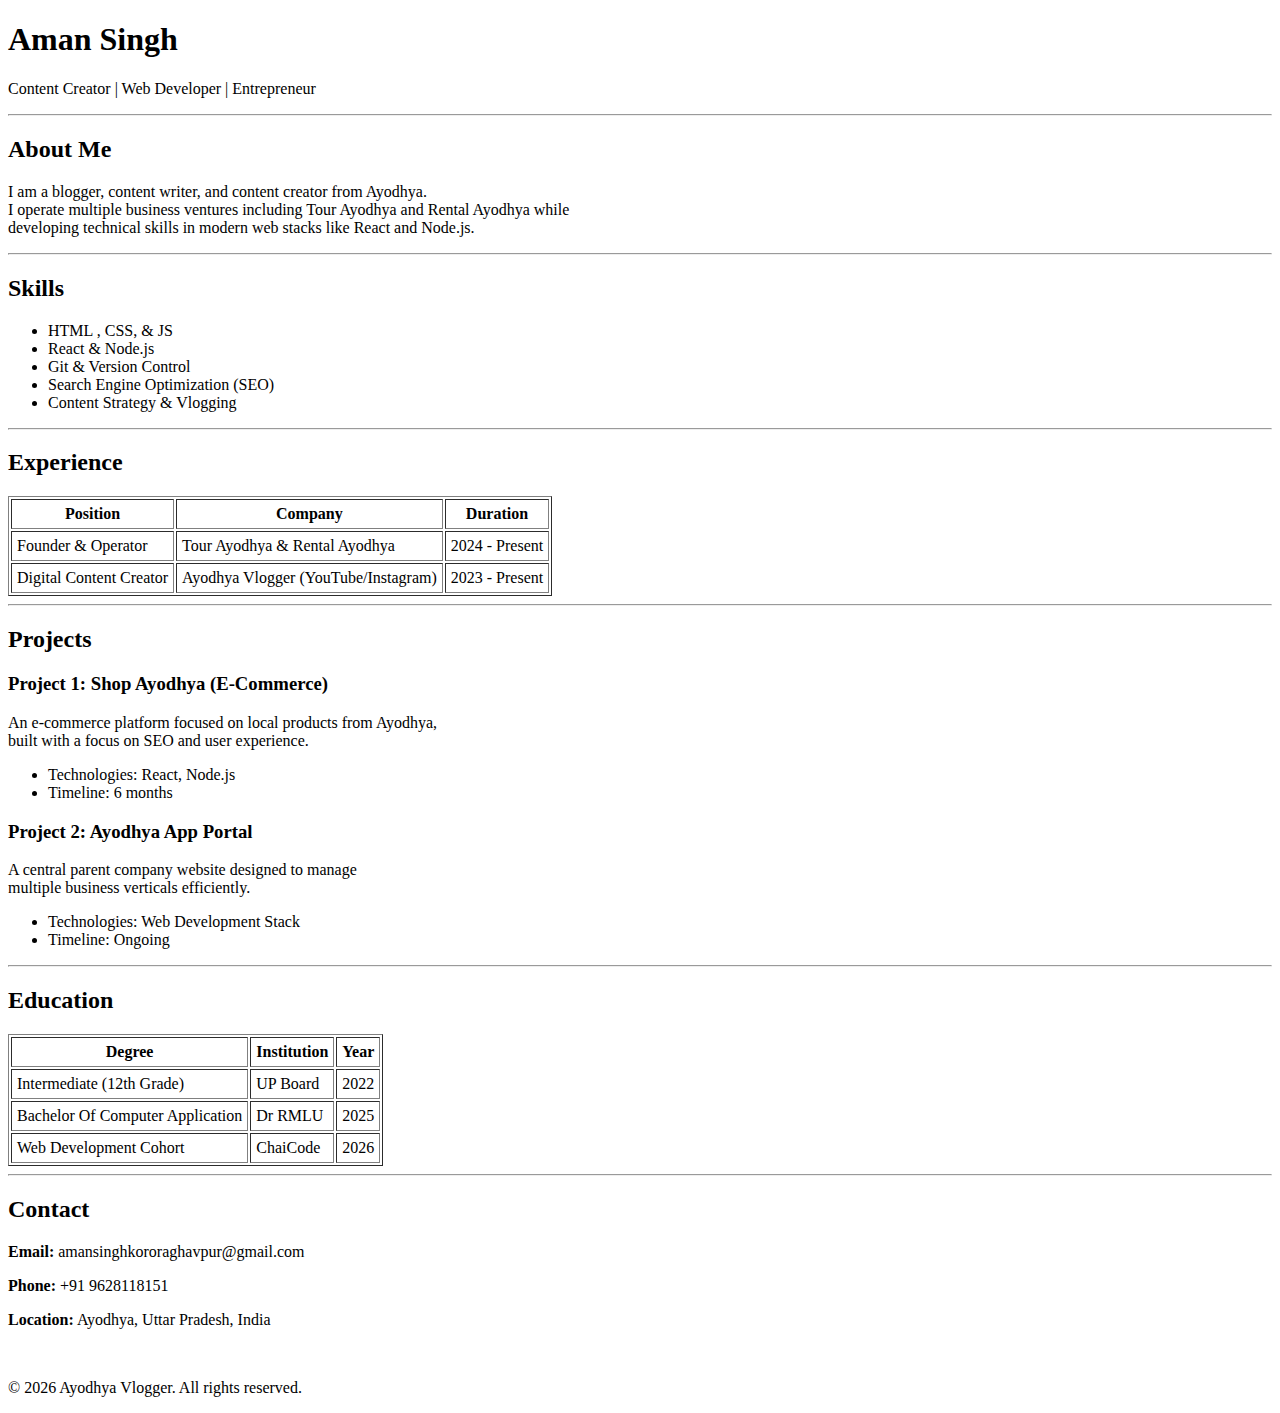
<file: assignments/HTML-Resume/index.html>
<!DOCTYPE html>
<html lang="en">
<head>
    <meta charset="UTF-8">
    <title>HTML Resume Assignment</title>
</head>
<body>

    <h1>Aman Singh</h1>
    <p>Content Creator | Web Developer | Entrepreneur</p>

    <hr>

    <h2>About Me</h2>
    <p>
        I am a blogger, content writer, and content creator from Ayodhya. <br>
        I operate multiple business ventures including Tour Ayodhya and Rental Ayodhya while <br>
        developing technical skills in modern web stacks like React and Node.js.
    </p>

    <hr>

    <h2>Skills</h2>
    <ul>
        <li>HTML , CSS, & JS</li>
        <li>React & Node.js</li>
        <li>Git & Version Control</li>
        <li>Search Engine Optimization (SEO)</li>
        <li>Content Strategy & Vlogging</li>
    </ul>

    <hr>

    <h2>Experience</h2>
    <table border="1" cellpadding="5">
        <thead>
            <tr>
                <th>Position</th>
                <th>Company</th>
                <th>Duration</th>
            </tr>
        </thead>
        <tbody>
            <tr>
                <td>Founder & Operator</td>
                <td>Tour Ayodhya & Rental Ayodhya</td>
                <td>2024 - Present</td>
            </tr>
            <tr>
                <td>Digital Content Creator</td>
                <td>Ayodhya Vlogger (YouTube/Instagram)</td>
                <td>2023 - Present</td>
            </tr>
        </tbody>
    </table>

    <hr>

    <h2>Projects</h2>
    
    <h3>Project 1: Shop Ayodhya (E-Commerce)</h3>
    <p>An e-commerce platform focused on local products from Ayodhya, <br> built with a focus on SEO and user experience.</p>
    <ul>
        <li>Technologies: React, Node.js</li>
        <li>Timeline: 6 months</li>
    </ul>

    <h3>Project 2: Ayodhya App Portal</h3>
    <p>A central parent company website designed to manage <br> multiple business verticals efficiently.</p>
    <ul>
        <li>Technologies: Web Development Stack</li>
        <li>Timeline: Ongoing</li>
    </ul>

    <hr>

    <h2>Education</h2>
    <table border="1" cellpadding="5">
        <thead>
            <tr>
                <th>Degree</th>
                <th>Institution</th>
                <th>Year</th>
            </tr>
        </thead>
        <tbody>
            <tr>
                <td>Intermediate (12th Grade)</td>
                <td>UP Board</td>
                <td>2022</td>
            </tr>
            <tr>
                <td>Bachelor Of Computer Application</td>
                <td>Dr RMLU</td>
                <td>2025</td>
            </tr>
            <tr>
                <td>Web Development Cohort</td>
                <td>ChaiCode</td>
                <td>2026</td>
            </tr>
        </tbody>
    </table>

    <hr>

    <h2>Contact</h2>
    <p><strong>Email:</strong> amansinghkororaghavpur@gmail.com</p>
    <p><strong>Phone:</strong> +91 9628118151</p>
    <p><strong>Location:</strong> Ayodhya, Uttar Pradesh, India</p>

    <br>
    <p>&copy; 2026 Ayodhya Vlogger. All rights reserved.</p>

</body>
</html>
</file>
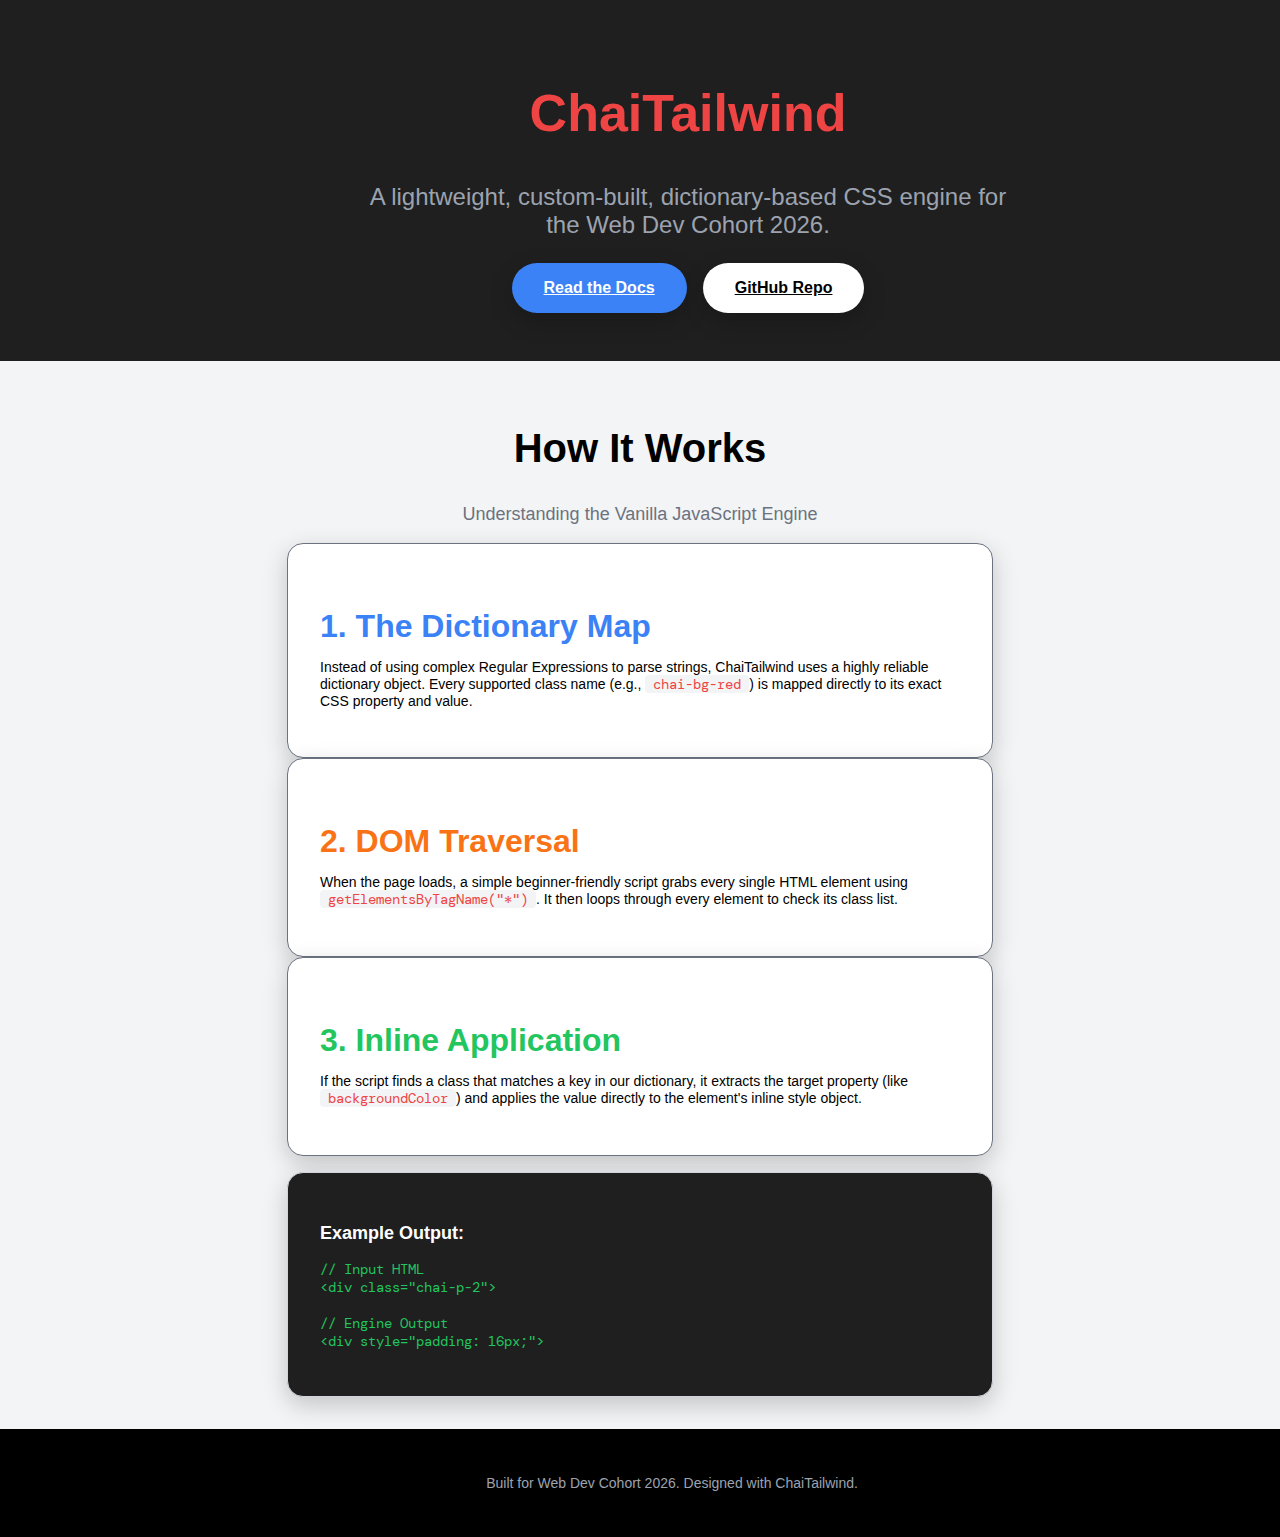
<file: projects/Chai-Tailwind/index.html>
<!DOCTYPE html>
<html lang="en">
<head>
    <meta charset="UTF-8">
    <meta name="viewport" content="width=device-width, initial-scale=1.0">
    <title>ChaiTailwind</title>
    <link href="https://fonts.googleapis.com/css2?family=Poppins:wght@300;400;600;800&family=Syne:wght@400;700&family=DM+Mono&display=swap" rel="stylesheet">
</head>
<body class="chai-bg-lightgray chai-font-sans chai-m-0 chai-p-0 chai-w-full chai-overflow-auto">

    <div class="chai-w-full chai-min-h-screen chai-flex chai-flex-col chai-justify-center chai-items-center chai-bg-darkgray chai-color-red chai-text-center chai-p-6">
        <h1 class="chai-text-3xl chai-font-poppins chai-font-extrabold chai-mb-2 chai-tracking-wide">
            ChaiTailwind
        </h1>
        <p class="chai-text-lg chai-font-light chai-color-muted chai-mb-4 chai-w-half">
            A lightweight, custom-built, dictionary-based CSS engine for the Web Dev Cohort 2026.
        </p>
        <div class="chai-flex chai-gap-2">
            <a href="./README.md" class="chai-bg-blue chai-color-white chai-px-4 chai-py-2 chai-rounded-full chai-font-semibold chai-no-underline chai-shadow-lg chai-cursor-pointer">
                Read the Docs
            </a>
            <a href="https://github.com/maiamansingh/Web-Dev-Cohort-2026/tree/main/projects/Chai-Tailwind" target="_blank" class="chai-bg-white chai-color-black chai-px-4 chai-py-2 chai-rounded-full chai-font-semibold chai-no-underline chai-shadow-lg chai-cursor-pointer">
                GitHub Repo
            </a>
        </div>
    </div>

    <div id="docs" class="chai-w-full chai-flex chai-flex-col chai-items-center chai-py-4 chai-bg-lightgray">
        
        <div class="chai-text-center chai-mb-4">
            <h2 class="chai-text-2xl chai-font-syne chai-font-bold chai-color-black">How It Works</h2>
            <p class="chai-text-md chai-color-gray chai-mt-1">Understanding the Vanilla JavaScript Engine</p>
        </div>

        <div class="chai-bg-white chai-p-4 chai-rounded-lg chai-shadow-lg chai-w-half chai-mb-4 chai-border chai-border-gray">
            <h3 class="chai-text-xl chai-font-poppins chai-font-semibold chai-color-blue chai-mb-1">1. The Dictionary Map</h3>
            <p class="chai-text-sm chai-font-normal chai-color-darkgray chai-leading-normal chai-mb-2">
                Instead of using complex Regular Expressions to parse strings, ChaiTailwind uses a highly reliable dictionary object. Every supported class name (e.g., <span class="chai-font-mono chai-bg-lightgray chai-color-red chai-px-1 chai-rounded-sm">chai-bg-red</span>) is mapped directly to its exact CSS property and value.
            </p>
        </div>

        <div class="chai-bg-white chai-p-4 chai-rounded-lg chai-shadow-lg chai-w-half chai-mb-4 chai-border chai-border-gray">
            <h3 class="chai-text-xl chai-font-poppins chai-font-semibold chai-color-orange chai-mb-1">2. DOM Traversal</h3>
            <p class="chai-text-sm chai-font-normal chai-color-darkgray chai-leading-normal chai-mb-2">
                When the page loads, a simple beginner-friendly script grabs every single HTML element using <span class="chai-font-mono chai-bg-lightgray chai-color-red chai-px-1 chai-rounded-sm">getElementsByTagName("*")</span>. It then loops through every element to check its class list.
            </p>
        </div>

        <div class="chai-bg-white chai-p-4 chai-rounded-lg chai-shadow-lg chai-w-half chai-mb-4 chai-border chai-border-gray">
            <h3 class="chai-text-xl chai-font-poppins chai-font-semibold chai-color-green chai-mb-1">3. Inline Application</h3>
            <p class="chai-text-sm chai-font-normal chai-color-darkgray chai-leading-normal chai-mb-2">
                If the script finds a class that matches a key in our dictionary, it extracts the target property (like <span class="chai-font-mono chai-bg-lightgray chai-color-red chai-px-1 chai-rounded-sm">backgroundColor</span>) and applies the value directly to the element's inline style object.
            </p>
        </div>

        <div class="chai-bg-darkgray chai-p-4 chai-rounded-lg chai-shadow-lg chai-w-half chai-border chai-border-black chai-mt-2">
            <h3 class="chai-text-md chai-font-poppins chai-font-semibold chai-color-white chai-mb-2">Example Output:</h3>
            <p class="chai-font-mono chai-text-sm chai-color-green chai-leading-loose">
                // Input HTML<br>
                &lt;div class="chai-p-2"&gt;<br><br>
                // Engine Output<br>
                &lt;div style="padding: 16px;"&gt;
            </p>
        </div>

    </div>

    <div class="chai-w-full chai-bg-black chai-color-white chai-p-4 chai-text-center chai-flex chai-flex-col chai-items-center">
        <p class="chai-text-sm chai-font-light chai-color-muted">
            Built for Web Dev Cohort 2026. Designed with ChaiTailwind.
        </p>
    </div>

    <script src="chai.js"></script>
</body>
</html>
</file>
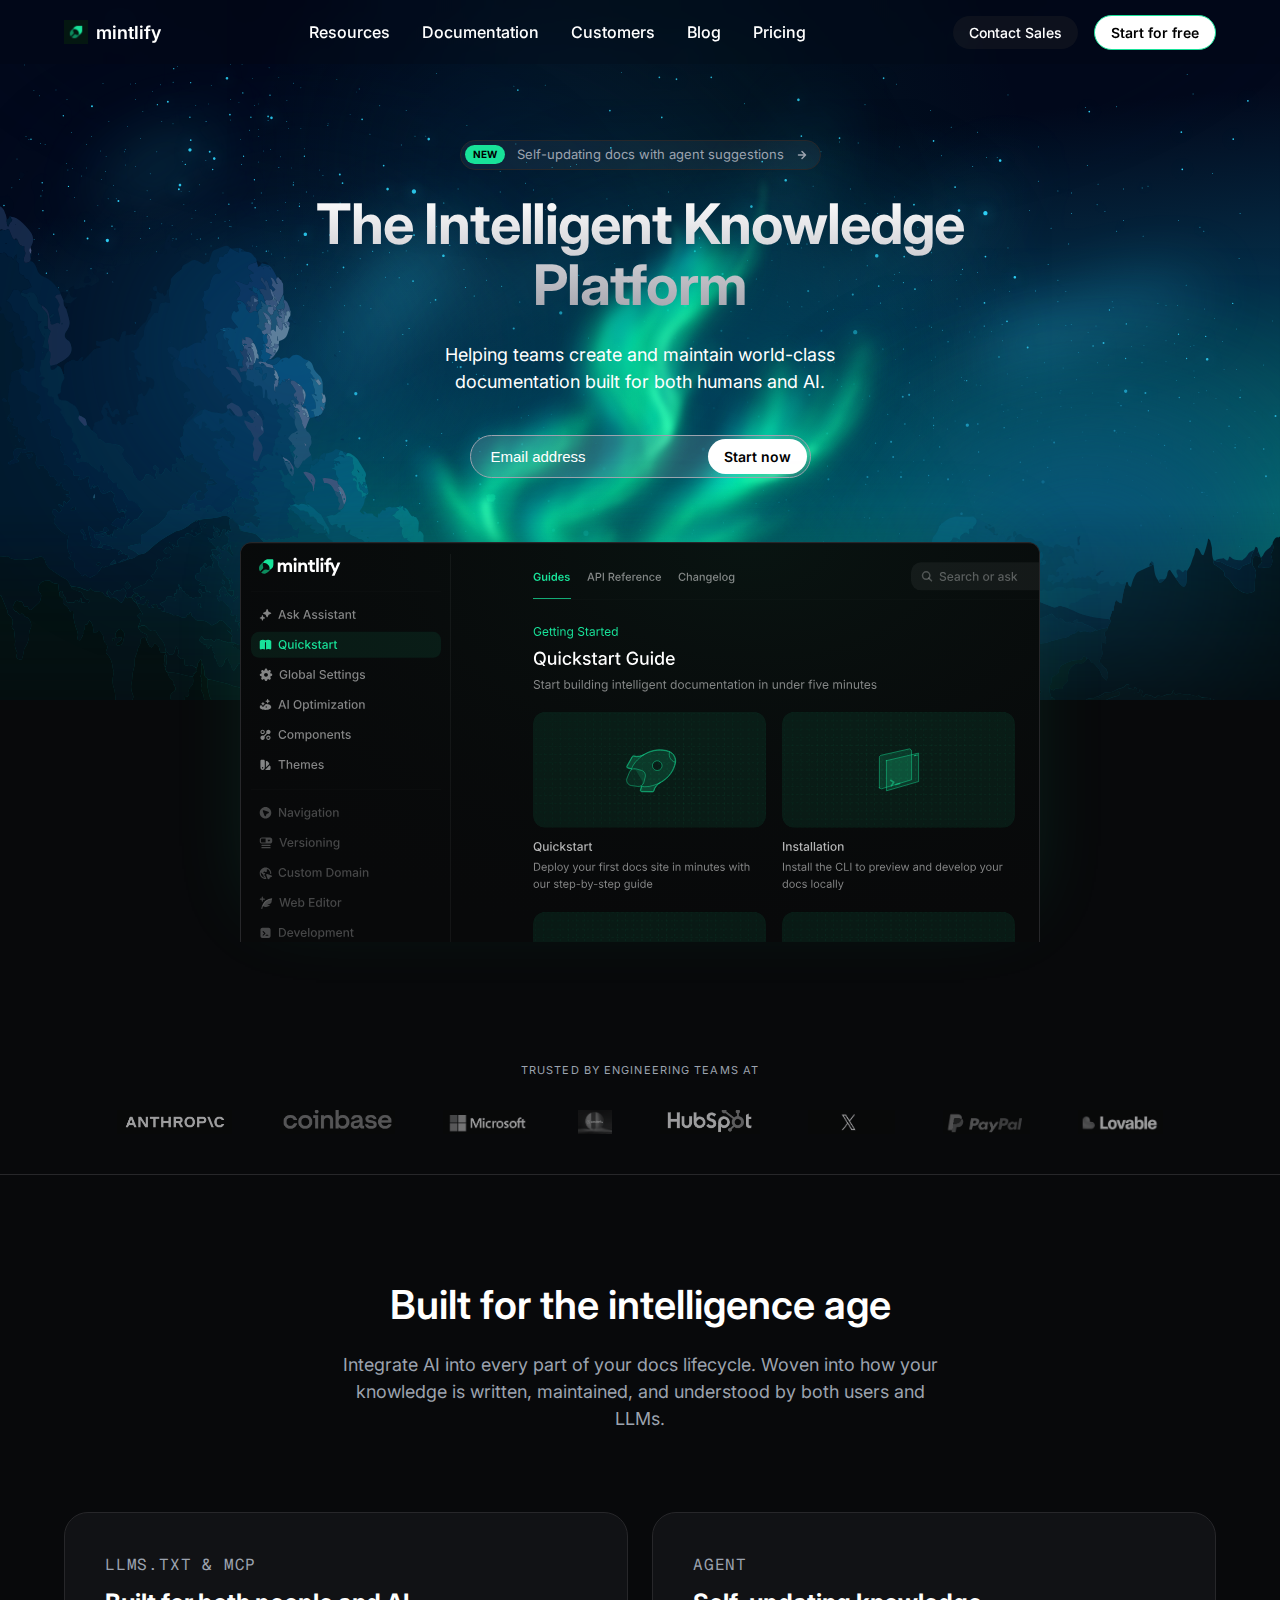
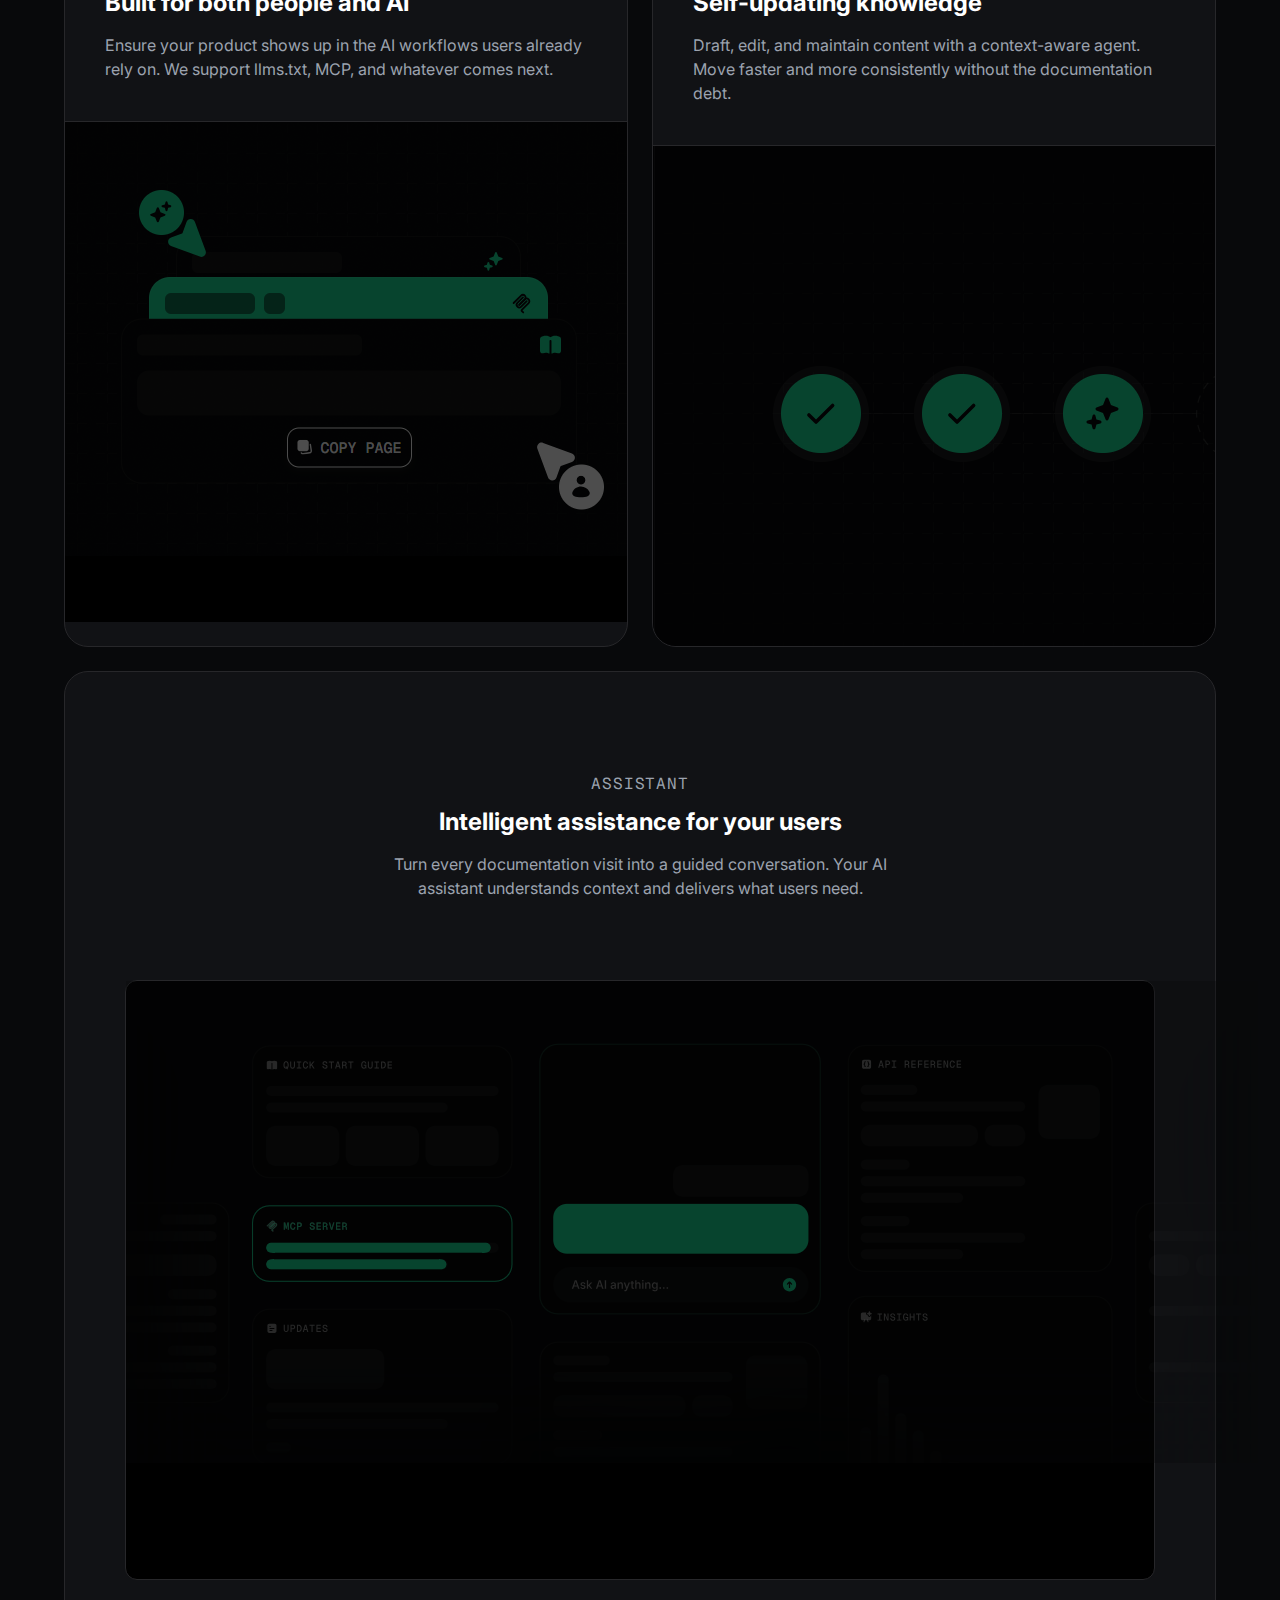
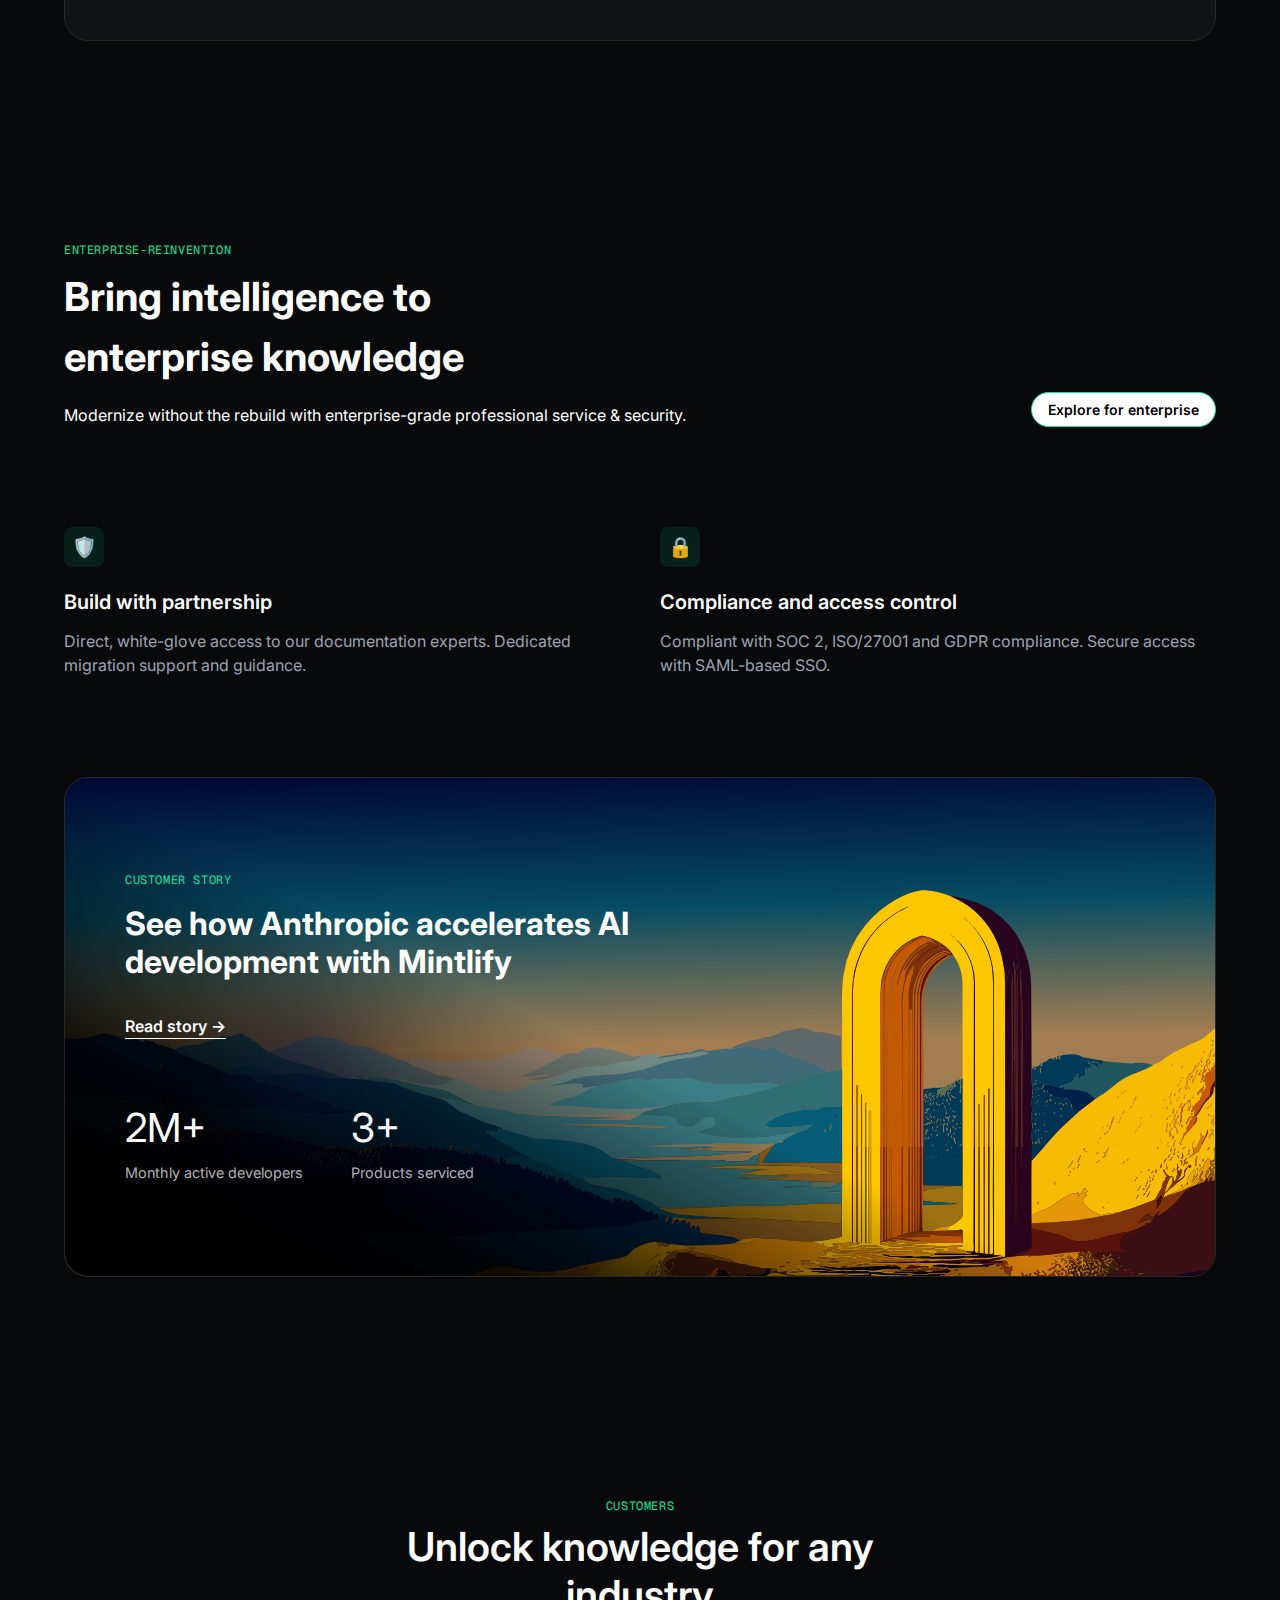
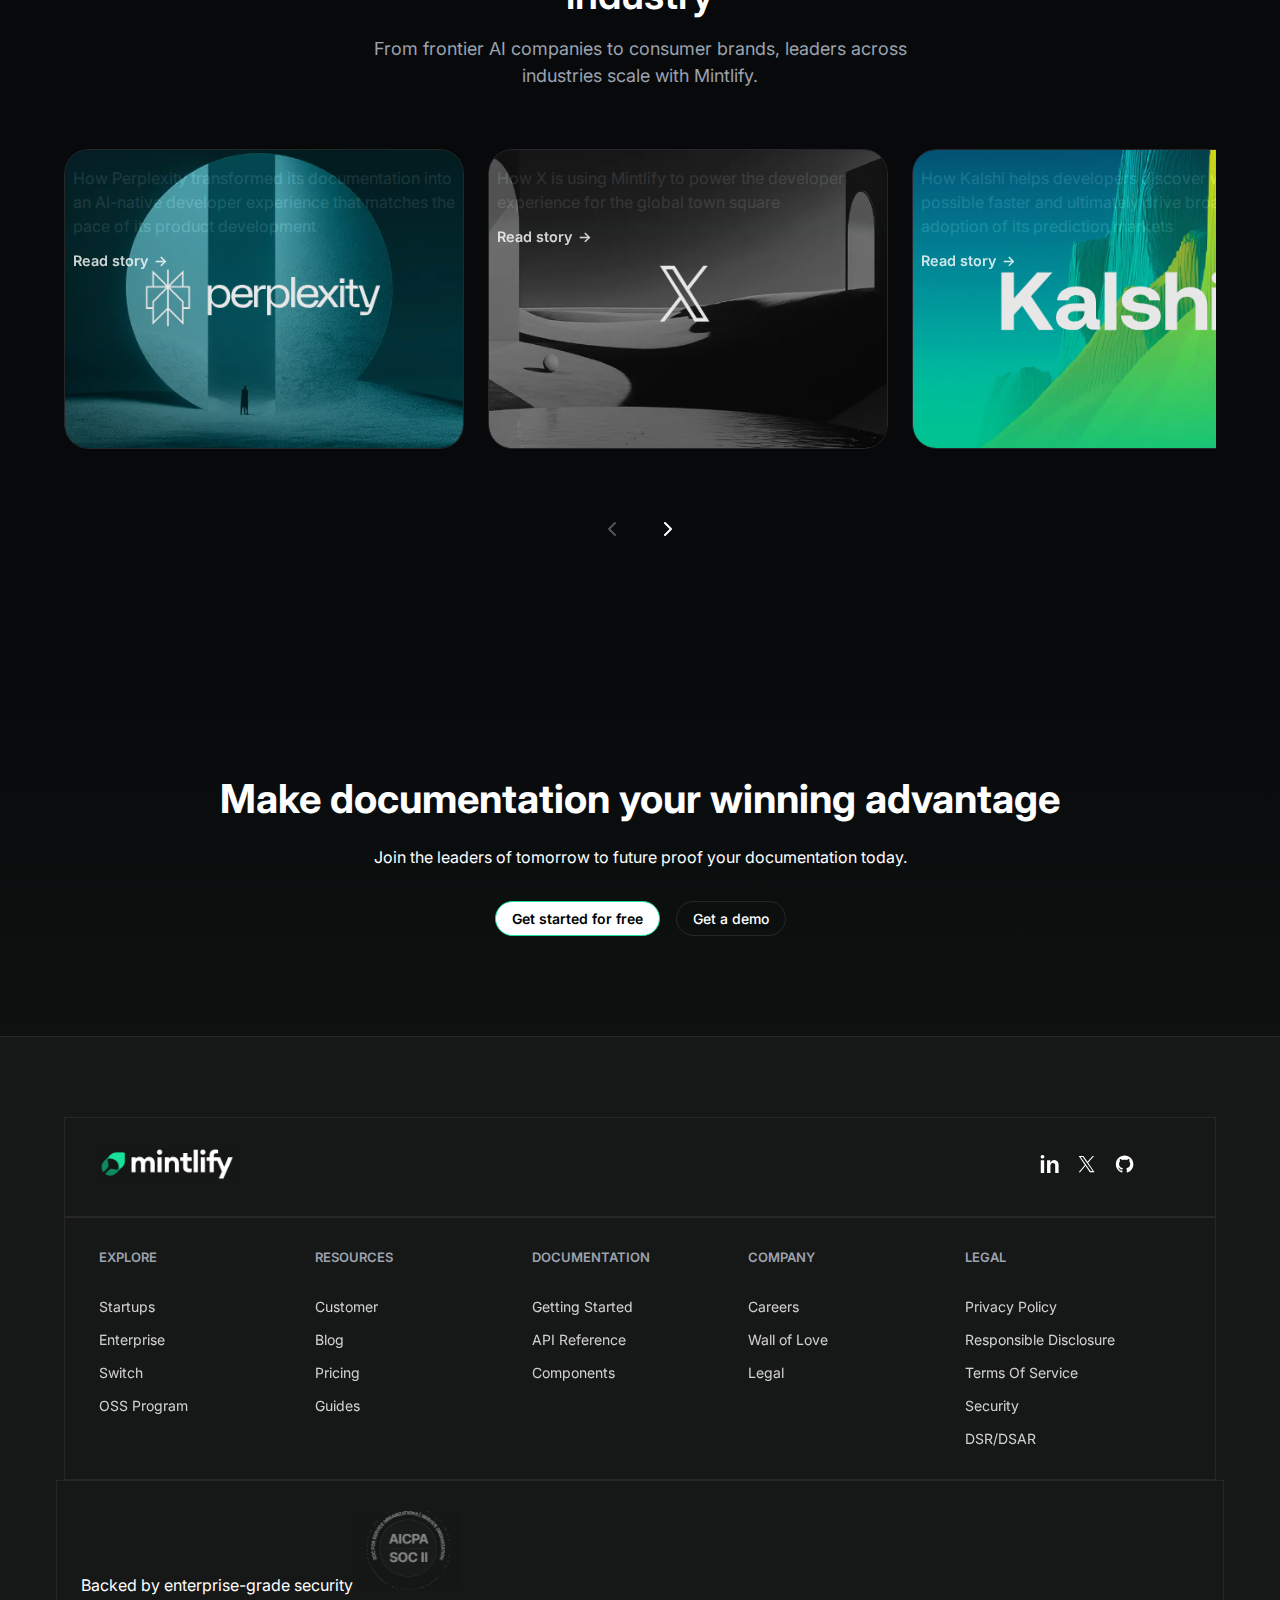
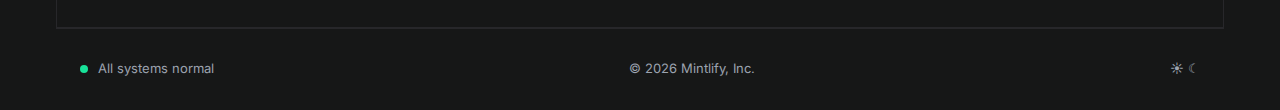
<file: projects/Mintlify Clone/index.html>
<!DOCTYPE html>
<html lang="en">
  <head>
    <meta charset="UTF-8" />
    <meta name="viewport" content="width=device-width, initial-scale=1.0" />
    <title>Mintlify - The Intelligent Documentation Platform</title>
    <link rel="stylesheet" href="styles.css" />
    <link rel="preconnect" href="https://fonts.googleapis.com">
    <link rel="preconnect" href="https://fonts.gstatic.com" crossorigin>
    <link href="https://fonts.googleapis.com/css2?family=Geist+Mono:wght@100..900&family=Inter:wght@300;400;500;600;700&display=swap" rel="stylesheet">
  </head>
  <body>
    <div class="site-background"></div>
    <header class="nav-container">
      <nav>
        <figure class="brand">
          <img width="24" src="./assets/logo.jpeg" alt="Mintlify Logo" />
          <figcaption>mintlify</figcaption>
        </figure>

        <ul class="link-ul desktop-only">
          <li><a href="#">Resources</a></li>
          <li><a href="#">Documentation</a></li>
          <li><a href="#">Customers</a></li>
          <li><a href="#">Blog</a></li>
          <li><a href="#">Pricing</a></li>
        </ul>

        <div class="nav-right">
          <ul class="button-ul">
            <li><a href="#" class="btn-text">Contact Sales</a></li>
            <li><button class="btn-primary">Start for free</button></li>
          </ul>
        </div>
      </nav>
    </header>

    <main>
      <article class="hero-container">
        <div class="hero-glow"></div> <article class="hero">
          <section class="new-section">
            <a href="#">
              <span class="badge">NEW</span>
              <p>Self-updating docs with agent suggestions</p>
              <svg width="12" height="12" viewBox="0 0 24 24" fill="none" stroke="currentColor" stroke-width="3" stroke-linecap="round" stroke-linejoin="round"><path d="M5 12h14M12 5l7 7-7 7"/></svg>
            </a>
          </section>

          <section class="text-section">
            <h1>The Intelligent Knowledge Platform</h1>
            <p>
              Helping teams create and maintain world-class documentation built
              for both humans and AI.
            </p>
          </section>

          <section class="input-section">
            <form>
              <input type="email" class="email-input" placeholder="Email address" />
              <button type="submit">Start now</button>
            </form>
          </section>

          <section class="image-section">
            <figure class="hero-visual">
               <img src="./assets/hero-image-dark.svg" alt="Mintlify Interface Preview" onerror="this.style.display='none'" />
              <div class="fallback-hero"></div>
            </figure>
          </section>
        </article>
      </article>

      <article class="trusted-by">
        <p class="label">TRUSTED BY ENGINEERING TEAMS AT</p>
        <div class="logo-grid">
          <img src="./assets/images/antropic lg.png" alt="Anthropic" />
          <img src="./assets/images/coinbase lg.png" alt="Coinbase" />
          <img src="./assets/images/microsoft.png" alt="Microsoft" />
          <img src="./assets/images/perplexity.png" alt="Perplexity" />
          <img src="./assets/images/hubspot.png" alt="HubSpot" />
          <img src="./assets/images/x img.png" alt="X" />
          <img src="./assets/images/paypal.png" alt="PayPal" />
          <img src="./assets/images/lovable.png" alt="Lovable" />
        </div>
      </article>

      <article class="feature-highlights">
        <header>
          <h2>Built for the intelligence age</h2>
          <p>
            Integrate AI into every part of your docs lifecycle. Woven into how
            your knowledge is written, maintained, and understood by both users
            and LLMs.
          </p>
        </header>

        <div class="feature-container">
          <section class="feature-card">
            <div class="feature-content">
              <p class="keyword">LLMs.TXT & MCP</p>
              <h3 class="title">Built for both people and AI</h3>
              <p class="description">
                Ensure your product shows up in the AI workflows users already
                rely on. We support llms.txt, MCP, and whatever comes next.
              </p>
            </div>
            <figure class="feature-img">
              <div class="img-placeholder">
                <img src="./assets/images/llms-bg.png" alt="llms.txt and MCP support" />
              </div>
            </figure>
          </section>

          <section class="feature-card">
            <div class="feature-content">
              <p class="keyword">AGENT</p>
              <h3 class="title">Self-updating knowledge</h3>
              <p class="description">
                Draft, edit, and maintain content with a context-aware agent.
                Move faster and more consistently without the documentation debt.
              </p>
            </div>
            <figure class="feature-img">
              <div class="img-placeholder">
                <img src="./assets/images/agent-img.png" alt="">
              </div>
            </figure>
          </section>
        </div>

        <div class="final-feature-container">
          <section class="big-feature">
            <div class="feature-content center">
                <p class="keyword">ASSISTANT</p>
                <h3 class="title">Intelligent assistance for your users</h3>
                <p class="description">
                  Turn every documentation visit into a guided conversation. Your AI
                  assistant understands context and delivers what users need.
                </p>
            </div>
            <figure class="big-feature-img">
                <div class="img-placeholder wide">
                  <img src="./assets/images/finnal feature.png" alt="final feature preview" />
                </div>
            </figure>
          </section>
        </div>
      </article>

      <article class="enterprise-section">
        <div class="container">
          <header class="enterprise-header">
            <div class="ent-text">
                <p class="keyword">Enterprise-reinvention</p>
                <h2 class="title">Bring intelligence to enterprise knowledge</h2>
                <p class="description">
                  Modernize without the rebuild with enterprise-grade professional
                  service & security.
                </p>
            </div>
            <div class="ent-action">
                <button class="btn-primary">Explore for enterprise</button>
            </div>
          </header>

          <section class="enterprises-grid">
            <div class="enterprise-item">
              <div class="icon-box">🛡️</div>
              <p class="heading">Build with partnership</p>
              <p class="description">
                Direct, white-glove access to our documentation experts.
                Dedicated migration support and guidance.
              </p>
            </div>

            <div class="enterprise-item">
              <div class="icon-box">🔒</div>
              <p class="heading">Compliance and access control</p>
              <p class="description">
                Compliant with SOC 2, ISO/27001 and GDPR compliance.
                Secure access with SAML-based SSO.
              </p>
            </div>
          </section>
        </div>
      </article>

      <article class="customer-stories">
         <div class="story-card">
            <div class="story-bg"></div>
            <div class="story-content">
                <p class="keyword">Customer Story</p>
                <h2 class="story-title">See how Anthropic accelerates AI development with Mintlify</h2>
                <a href="#" class="read-story-link">Read story →</a>
                
                <div class="stats-row">
                    <div class="stat">
                        <h3>2M+</h3>
                        <p>Monthly active developers</p>
                    </div>
                    <div class="stat">
                        <h3>3+</h3>
                        <p>Products serviced</p>
                    </div>
                </div>
            </div>
         </div>
      </article>

      <section class="customers-section">
  <div class="container">
    <header class="section-header">
      <p class="keyword">Customers</p>
      <h2 class="section-title">Unlock knowledge for any industry</h2>
      <p class="section-subtitle">
        From frontier AI companies to consumer brands, leaders across industries scale with Mintlify.
      </p>
    </header>

    <div class="carousel-container">
      
      <a href="#" class="carousel-card">
        <div class="card-visual">
          <div class="logo-overlay">
            <img src="./assets/images/perplexity.png" alt="perplexity logo" class="card-logo">
          </div>
          <div class="card-content">
            <p class="card-text">How Perplexity transformed its documentation into an AI-native developer experience that matches the pace of its product development</p>
            <div class="read-more">Read story <span>&rarr;</span></div>
          </div>
        </div>
      </a>

      <a href="#" class="carousel-card">
        <div class="card-visual">
          <div class="logo-overlay">
            <img src="./assets/images/x.png" alt="x logo" class="card-logo">
          </div>
          <div class="card-content">
            <p class="card-text">How X is using Mintlify to power the developer experience for the global town square</p>
            <div class="read-more">Read story <span>&rarr;</span></div>
          </div>
        </div>
      </a>

      <a href="#" class="carousel-card">
        <div class="card-visual">
          <div class="logo-overlay">
            <img src="./assets/images/kalshi.png" alt="kalshi logo" class="card-logo">
          </div>
          <div class="card-content">
            <p class="card-text">How Kalshi helps developers discover what's possible faster and ultimately drive broader adoption of its prediction markets</p>
            <div class="read-more">Read story <span>&rarr;</span></div>
          </div>
        </div>
      </a>
      
      <div style="min-width: 1px;"></div>

    </div>

    <div class="carousel-controls">
        <button class="control-btn disabled" aria-label="Previous">
            <svg width="18" height="18" viewBox="0 0 18 18" fill="none" stroke="currentColor" stroke-width="2" stroke-linecap="round" stroke-linejoin="round"><path d="M12 15l-6-6 6-6"/></svg>
        </button>
        <button class="control-btn" aria-label="Next">
            <svg width="18" height="18" viewBox="0 0 18 18" fill="none" stroke="currentColor" stroke-width="2" stroke-linecap="round" stroke-linejoin="round"><path d="M6 15l6-6-6-6"/></svg>
        </button>
    </div>
  </div>
</section>

      <article class="final-cta">
        <header>
          <h2>Make documentation your winning advantage</h2>
          <p class="description">
            Join the leaders of tomorrow to future proof your documentation today.
          </p>
        </header>
        <section class="buttons">
          <button class="btn-primary">Get started for free</button>
          <button class="btn-secondary">Get a demo</button>
        </section>
      </article>
    </main>

    <footer>
      <section class="footer-content">
        <div class="footer-brand">
          <figure>
            <img src="./assets/logo-footer.png" alt="Mintlify" />
          </figure>
          <div class="social-links">
            <a href="https://www.linkedin.com/company/mintlify/posts" target="_blank" aria-label="LinkedIn" class="group/social-link relative after:absolute after:content-[''] after:inset-[-8px]"><svg width="21" height="20" viewBox="0 0 21 20" fill="none" xmlns="http://www.w3.org/2000/svg" aria-hidden="true" class="text-muted opacity-70 group-hover/social-link:opacity-100 transition-opacity duration-300"><path d="M11.4595 11.5714V18.889H8.06641V6.24428H11.2672L11.3238 9.39982H11.1202C11.452 8.3442 11.9534 7.52987 12.6244 6.95682C13.3031 6.37623 14.1777 6.08594 15.2484 6.08594C16.1231 6.08594 16.8846 6.27821 17.5331 6.66275C18.189 7.03976 18.6942 7.58642 19.0486 8.30273C19.4105 9.0115 19.5915 9.85977 19.5915 10.8475V18.889H16.1985V11.4356C16.1985 10.6515 15.9949 10.0369 15.5877 9.59209C15.1881 9.14722 14.6301 8.92479 13.9138 8.92479C13.4388 8.92479 13.0128 9.03035 12.6358 9.24148C12.2663 9.44506 11.976 9.74289 11.7649 10.135C11.5613 10.5271 11.4595 11.0059 11.4595 11.5714Z" fill="currentColor"></path><path d="M1.77748 18.889V6.2442H5.17054V18.889H1.77748ZM3.47401 4.59292C2.96128 4.59292 2.52395 4.42326 2.16203 4.08396C1.8001 3.74465 1.61914 3.33372 1.61914 2.85115C1.61914 2.36858 1.8001 1.95765 2.16203 1.61834C2.52395 1.27903 2.96128 1.10938 3.47401 1.10938C3.98674 1.10938 4.42406 1.27903 4.78599 1.61834C5.15546 1.9501 5.34019 2.36104 5.34019 2.85115C5.34019 3.33372 5.15546 3.74465 4.78599 4.08396C4.42406 4.42326 3.98674 4.59292 3.47401 4.59292Z" fill="currentColor"></path></svg></a>
            <a href="https://x.com/mintlify" target="_blank" aria-label="Twitter" class="group/social-link relative after:absolute after:content-[''] after:inset-[-8px]"><svg width="22" height="20" viewBox="0 0 22 20" fill="none" xmlns="http://www.w3.org/2000/svg" aria-hidden="true" class="text-muted opacity-70 group-hover/social-link:opacity-100 transition-opacity duration-300"><mask id="mask0_9208_2830" style="mask-type:luminance" maskUnits="userSpaceOnUse" x="0" y="0" width="21" height="20"><path d="M20.6055 0H0.605469V20H20.6055V0Z" fill="white"></path></mask><g mask="url(#mask0_9208_2830)"><path d="M12.1188 8.75562L18.0382 1.875H16.6357L11.4957 7.84938L7.39062 1.875H2.65625L8.86375 10.9094L2.65625 18.125H4.05875L9.48625 11.8156L13.8213 18.125H18.5563L12.1188 8.75562ZM10.1975 10.9888L9.56875 10.0894L4.56437 2.93125H6.71875L10.7575 8.70812L11.3863 9.6075L16.6363 17.1169H14.4819L10.1975 10.9888Z" fill="currentColor"></path></g></svg></a>
            <a href="https://github.com/mintlify" target="_blank" aria-label="Github" class="group/social-link relative after:absolute after:content-[''] after:inset-[-8px]"><svg width="22" height="20" viewBox="0 0 22 20" fill="none" xmlns="http://www.w3.org/2000/svg" aria-hidden="true" class="text-muted opacity-70 group-hover/social-link:opacity-100 transition-opacity duration-300"><mask id="mask0_9208_2837" style="mask-type:luminance" maskUnits="userSpaceOnUse" x="0" y="0" width="21" height="20"><path d="M20.6055 0H0.605469V20H20.6055V0Z" fill="white"></path></mask><g mask="url(#mask0_9208_2837)"><path d="M10.6055 1.46484C15.4399 1.46484 19.3555 5.38046 19.3555 10.2149C19.3543 13.9742 16.9561 17.3142 13.3949 18.5161C12.9574 18.6036 12.793 18.3299 12.793 18.1005C12.793 17.8049 12.8043 16.8642 12.8043 15.6942C12.8043 14.8742 12.5311 14.3492 12.2136 14.0755C14.1605 13.8567 16.2061 13.113 16.2061 9.75546C16.2061 8.79296 15.8668 8.01609 15.3093 7.40421C15.3968 7.18546 15.703 6.28859 15.2218 5.08546C15.2218 5.08546 14.4886 4.84484 12.8155 5.98234C12.1155 5.78546 11.3718 5.68734 10.628 5.68734C9.88422 5.68734 9.14047 5.78546 8.44047 5.98234C6.76735 4.85609 6.03422 5.08546 6.03422 5.08546C5.55297 6.28859 5.85922 7.18546 5.94672 7.40421C5.38922 8.01671 5.04985 8.80421 5.04985 9.75546C5.04985 13.1024 7.08422 13.8574 9.0311 14.0761C8.77922 14.2949 8.54985 14.678 8.47297 15.2461C7.96985 15.4761 6.71172 15.848 5.92485 14.5242C5.76047 14.2617 5.2686 13.6167 4.57985 13.6274C3.84672 13.6386 4.28485 14.043 4.59047 14.2067C4.96235 14.4142 5.3886 15.1911 5.48735 15.443C5.66235 15.9349 6.2311 16.8761 8.42922 16.4711C8.42922 17.2042 8.44047 17.893 8.44047 18.1005C8.44047 18.3305 8.2761 18.5924 7.8386 18.5161C4.26422 17.3261 1.8536 13.9817 1.85547 10.2142C1.85547 5.37984 5.7711 1.46484 10.6055 1.46484Z" fill="currentColor"></path></g></svg></a>
          </div>
        </div>
        <div class="footer-links">
          <div class="grid-col">
            <p class="grid-head">Explore</p>
            <a href="#">Startups</a>
            <a href="#">Enterprise</a>
            <a href="#">Switch</a>
            <a href="#">OSS Program</a>
          </div>

          <div class="grid-col">
            <p class="grid-head">Resources</p>
            <a href="#">Customer</a>
            <a href="#">Blog</a>
            <a href="#">Pricing</a>
            <a href="#">Guides</a>
          </div>

          <div class="grid-col">
            <p class="grid-head">Documentation</p>
            <a href="#">Getting Started</a>
            <a href="#">API Reference</a>
            <a href="#">Components</a>
          </div>

          <div class="grid-col">
            <p class="grid-head">Company</p>
            <a href="#">Careers</a>
            <a href="#">Wall of Love</a>
            <a href="#">Legal</a>
          </div>
          <div class="grid-col">
            <p class="grid-head">legal</p>
            <a href="#">Privacy Policy</a>
            <a href="#">Responsible Disclosure</a>
            <a href="#">Terms Of Service</a>
            <a href="#">Security</a>
            <a href="#">DSR/DSAR</a>
          </div>
        </div>
      </section>
      <section class="footer-bottom-up">
        <caption>Backed by enterprise-grade security</caption>
        <span><img src="./assets/images/aicpa footer bu.png" alt=""></span>
      </section>
      <section class="footer-bottom">
        <div class="status">
            <span class="dot"></span> All systems normal
        </div>
        <p class="copyright">&copy; 2026 Mintlify, Inc.</p>
        <div class="theme-toggle">
            <span>☀</span>
            <span>☾</span>
        </div>
      </section>
    </footer>
  </body>
</html>
</file>
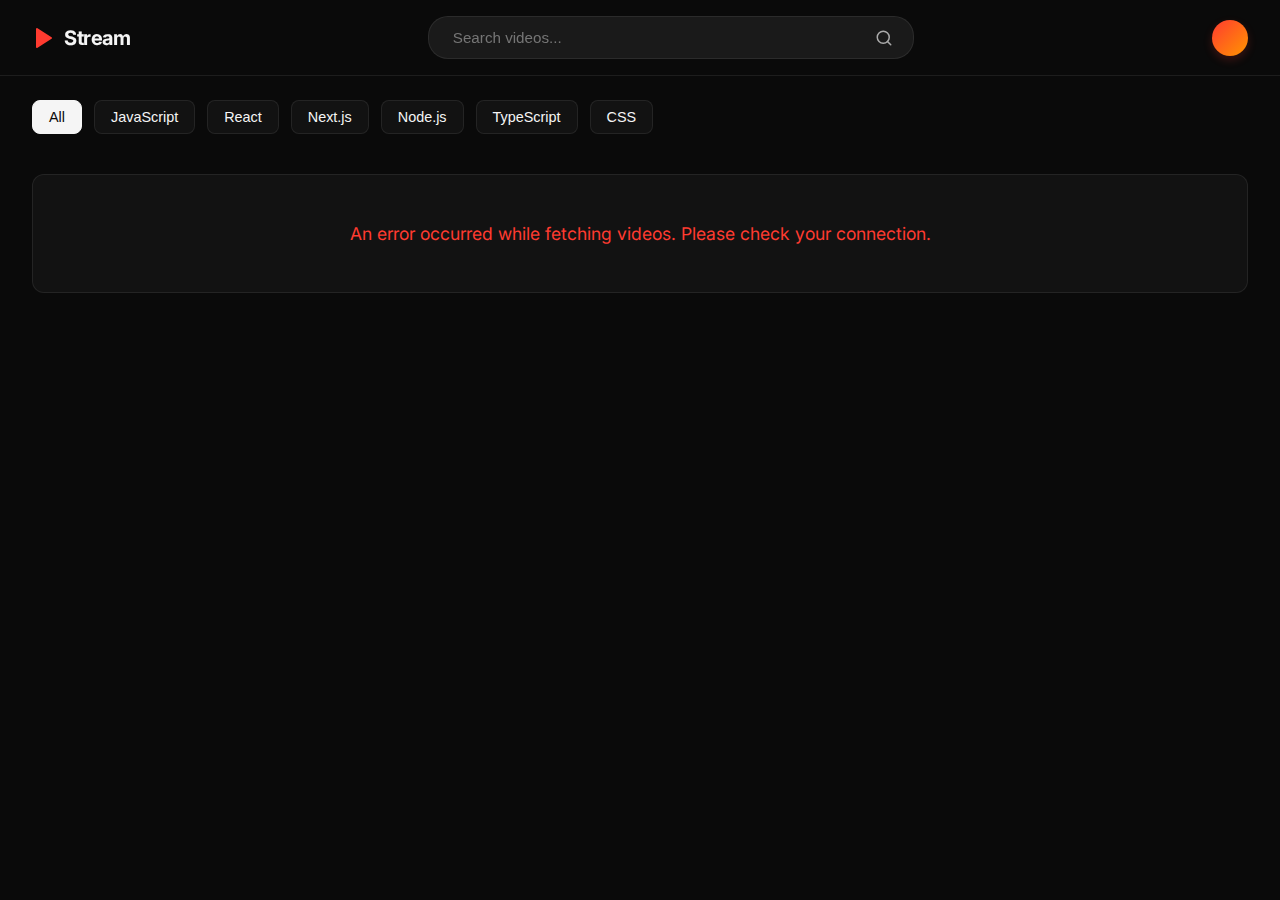
<file: projects/FreeAPI-Projects/YouTube-Videos-Listing-UI/index.html>
<!DOCTYPE html>
<html lang="en">
<head>
    <meta charset="UTF-8">
    <meta name="viewport" content="width=device-width, initial-scale=1.0">
    <title>Stream - Premium Video Discovery</title>
    <meta name="description" content="Discover and stream the latest high-quality videos on Stream.">
    <link rel="preconnect" href="https://fonts.googleapis.com">
    <link rel="preconnect" href="https://fonts.gstatic.com" crossorigin>
    <link href="https://fonts.googleapis.com/css2?family=Inter:wght@300;400;500;600;700&display=swap" rel="stylesheet">
    <link rel="stylesheet" href="styles.css">
</head>
<body>
    <header class="header">
        <div class="logo">
            <svg viewBox="0 0 24 24" fill="none" stroke="currentColor" stroke-width="2" stroke-linecap="round" stroke-linejoin="round" class="logo-icon"><polygon points="5 3 19 12 5 21 5 3"></polygon></svg>
            <h1>Stream</h1>
        </div>
        <div class="search-bar">
            <input type="text" id="searchInput" placeholder="Search videos...">
            <button id="searchBtn" aria-label="Search">
                <svg viewBox="0 0 24 24" fill="none" stroke="currentColor" stroke-width="2" stroke-linecap="round" stroke-linejoin="round"><circle cx="11" cy="11" r="8"></circle><line x1="21" y1="21" x2="16.65" y2="16.65"></line></svg>
            </button>
        </div>
        <div class="profile-placeholder"></div>
    </header>

    <main class="main-content">
        <div class="filters">
            <button class="filter-btn active">All</button>
            <button class="filter-btn">JavaScript</button>
            <button class="filter-btn">React</button>
            <button class="filter-btn">Next.js</button>
            <button class="filter-btn">Node.js</button>
            <button class="filter-btn">TypeScript</button>
            <button class="filter-btn">CSS</button>
        </div>

        <section id="videoGrid" class="video-grid">
            <!-- Skeletons for initial loading -->
            <div class="video-card skeleton-card">
                <div class="thumbnail-container"></div>
                <div class="video-info">
                    <div class="channel-avatar"></div>
                    <div class="video-details" style="width: 100%;">
                        <div class="skeleton-text skeleton-title"></div>
                        <div class="skeleton-text skeleton-channel"></div>
                        <div class="skeleton-text skeleton-meta"></div>
                    </div>
                </div>
            </div>
            <div class="video-card skeleton-card">
                <div class="thumbnail-container"></div>
                <div class="video-info">
                    <div class="channel-avatar"></div>
                    <div class="video-details" style="width: 100%;">
                        <div class="skeleton-text skeleton-title"></div>
                        <div class="skeleton-text skeleton-channel"></div>
                        <div class="skeleton-text skeleton-meta"></div>
                    </div>
                </div>
            </div>
            <div class="video-card skeleton-card">
                <div class="thumbnail-container"></div>
                <div class="video-info">
                    <div class="channel-avatar"></div>
                    <div class="video-details" style="width: 100%;">
                        <div class="skeleton-text skeleton-title"></div>
                        <div class="skeleton-text skeleton-channel"></div>
                        <div class="skeleton-text skeleton-meta"></div>
                    </div>
                </div>
            </div>
            <div class="video-card skeleton-card">
                <div class="thumbnail-container"></div>
                <div class="video-info">
                    <div class="channel-avatar"></div>
                    <div class="video-details" style="width: 100%;">
                        <div class="skeleton-text skeleton-title"></div>
                        <div class="skeleton-text skeleton-channel"></div>
                        <div class="skeleton-text skeleton-meta"></div>
                    </div>
                </div>
            </div>
            <div class="video-card skeleton-card">
                <div class="thumbnail-container"></div>
                <div class="video-info">
                    <div class="channel-avatar"></div>
                    <div class="video-details" style="width: 100%;">
                        <div class="skeleton-text skeleton-title"></div>
                        <div class="skeleton-text skeleton-channel"></div>
                        <div class="skeleton-text skeleton-meta"></div>
                    </div>
                </div>
            </div>
            <div class="video-card skeleton-card">
                <div class="thumbnail-container"></div>
                <div class="video-info">
                    <div class="channel-avatar"></div>
                    <div class="video-details" style="width: 100%;">
                        <div class="skeleton-text skeleton-title"></div>
                        <div class="skeleton-text skeleton-channel"></div>
                        <div class="skeleton-text skeleton-meta"></div>
                    </div>
                </div>
            </div>
            <div class="video-card skeleton-card">
                <div class="thumbnail-container"></div>
                <div class="video-info">
                    <div class="channel-avatar"></div>
                    <div class="video-details" style="width: 100%;">
                        <div class="skeleton-text skeleton-title"></div>
                        <div class="skeleton-text skeleton-channel"></div>
                        <div class="skeleton-text skeleton-meta"></div>
                    </div>
                </div>
            </div>
            <div class="video-card skeleton-card">
                <div class="thumbnail-container"></div>
                <div class="video-info">
                    <div class="channel-avatar"></div>
                    <div class="video-details" style="width: 100%;">
                        <div class="skeleton-text skeleton-title"></div>
                        <div class="skeleton-text skeleton-channel"></div>
                        <div class="skeleton-text skeleton-meta"></div>
                    </div>
                </div>
            </div>
        </section>
        
        <div id="loader" class="loader-container">
            <div class="spinner"></div>
        </div>
    </main>

    <script src="app.js"></script>
</body>
</html>
</file>
<file: projects/Mintlify Clone/styles.css>
:root {
  --bg-main: #08090B;
  --bg-soft: #111215;
  --text-main: #FFFFFF;
  --text-muted: #9CA3AF;
  --brand-color: #18E299;
  --brand-hover: #13C585;
  --border-color: #27272A;
  --font-main: "Inter", sans-serif;
  --font-mono: "Geist Mono", monospace;
  --max-width: 1200px;
}

* {
  margin: 0;
  padding: 0;
  box-sizing: border-box;
}

body {
  background-color: var(--bg-main);
  color: var(--text-main);
  font-family: var(--font-main);
  line-height: 1.5;
  overflow-x: hidden;
}
.site-background {
    position: absolute;
    top: 0;
    left: 0;
    width: 100%;
    height: 700px;
    z-index: -1;
    background-image: url('./assets/bg-dark.svg');
    background-repeat: no-repeat;
    background-position: top center;
    background-size: cover; 
}

a { text-decoration: none; color: inherit; transition: 0.2s; }
ul { list-style: none; }
button { font-family: inherit; cursor: pointer; }

.container {
  max-width: var(--max-width);
  margin: 0 auto;
  padding: 0 24px;
}

.keyword {
  color: var(--brand-color);
  font-family: var(--font-mono);
  font-size: 0.75rem;
  text-transform: uppercase;
  letter-spacing: 0.05em;
  margin-bottom: 0.5rem;
  display: block;
}

.btn-primary {
  background-color: #FFFFFF;
  color: #000;
  padding: 8px 16px;
  border-radius: 9999px;
  font-weight: 600;
  font-size: 14px;
  border: 1px solid var(--brand-color);
  transition: all 0.2s;
}

.btn-secondary {
  background-color: transparent;
  color: var(--text-main);
  padding: 8px 16px;
  border-radius: 9999px;
  font-weight: 500;
  font-size: 14px;
  border: 1px solid var(--border-color);
  transition: all 0.2s;
}

.btn-secondary:hover {
  background-color: rgba(255,255,255,0.05);
  border-color: var(--text-muted);
}

.btn-text {
  background-color:  #27272a57;
  color: var(--text-main);
  padding: 8px 16px;
  border-radius: 9999px;
  font-weight: 500;
  font-size: 14px;
}

.nav-container {
  position: fixed;
  top: 0; left: 0; right: 0;
  height: 64px;
  background: rgba(8, 9, 11, 0.16);
  backdrop-filter: blur(12px);
  z-index: 100;
}

.nav-container nav {
  max-width: var(--max-width);
  margin: 0 auto;
  height: 100%;
  display: flex;
  align-items: center;
  justify-content: space-between;
  padding: 0 24px;
}

.nav-container .brand {
  display: flex;
  align-items: center;
  gap: 8px;
  font-weight: 600;
  font-size: 18px;
}

.link-ul {
  display: flex;
  gap: 32px;
}

.link-ul a {
  font-size: 16px;
  color: var(--text-main);
  font-weight: 500;
}
.link-ul a:hover { color: var(--text-main); }

.button-ul {
  display: flex;
  align-items: center;
  gap: 16px;
}

.hero-container {
  position: relative;
  padding-top: 140px;
  padding-bottom: 80px;
  overflow: hidden;
}

.hero-glow {
  position: absolute;
  top: -20%;
  left: 50%;
  transform: translateX(-50%);
  width: 800px;
  height: 800px;
  background: radial-gradient(circle, rgba(24,226,153,0.08) 0%, rgba(8,9,11,0) 70%);
  z-index: -1;
  pointer-events: none;
}

.hero {
  max-width: 800px;
  margin: 0 auto;
  text-align: center;
  display: flex;
  flex-direction: column;
  align-items: center;
}

.new-section { margin-bottom: 24px; }

.new-section a {
  display: inline-flex;
  align-items: center;
  gap: 12px;
  background: rgba(255,255,255,0.05);
  border: 1px solid var(--border-color);
  padding: 4px 12px 4px 4px;
  border-radius: 9999px;
  font-size: 13px;
  color: var(--text-muted);
  transition: 0.2s;
}

.new-section a:hover {
  border-color: var(--brand-color);
  color: var(--text-main);
}

.new-section .badge {
  background: var(--brand-color);
  color: #000;
  font-size: 10px;
  font-weight: 700;
  padding: 2px 8px;
  border-radius: 9999px;
}

.text-section h1 {
  font-size: 3.5rem;
  font-weight: 700;
  line-height: 1.1;
  letter-spacing: -0.02em;
  margin-bottom: 24px;
  background: linear-gradient(to bottom, #fff, #a1a1aa);
  background-clip: text;
  -webkit-background-clip: text;
  -webkit-text-fill-color: transparent;
}

.text-section p {
  font-size: 1.125rem;
  color: var(--text-main);
  max-width: 500px;
  margin: 0 auto 40px;
}

.input-section form {
  position: relative;
  width: 100%;
  max-width: 400px;
  margin: 0 auto;
}

.input-section input {
  color: #ffffff;
  width: 100%;
  background: #9ca3af38 ;
  border: 1px solid var(--text-muted);
  padding: 12px 120px 12px 20px;
  border-radius: 9999px;
  outline: none;
  font-size: 15px;
  transition: border-color 0.2s;
}
::placeholder {
  color: var(--text-main);
}

.input-section input:focus {
  border-color: var(--text-main);
}

.input-section button {
  position: absolute;
  right: 4px;
  top: 4px;
  bottom: 4px;
  background: var(--text-main);
  color: #000;
  border: none;
  border-radius: 9999px;
  padding: 0 16px;
  font-weight: 600;
  font-size: 14px;
}

.image-section {
  margin-top: 64px;
  width: 100%;
}

.hero-visual {
  width: 100%;
  height: 400px;
  background: var(--bg-soft);
  border: 1px solid var(--border-color);
  border-radius: 12px;
  border-bottom: none;
  border-bottom-left-radius: 0;
  border-bottom-right-radius: 0;
  position: relative;
  overflow: hidden;
  box-shadow: 0 -20px 80px -20px rgba(24,226,153,0.15);
}

.fallback-hero {
    width: 100%; height: 100%;
    background: linear-gradient(180deg, rgba(255,255,255,0.02) 0%, rgba(0,0,0,0) 100%);
}

.trusted-by {
  border-bottom: 1px solid var(--border-color);
  padding: 40px 0;
  text-align: center;
}

.trusted-by .label {
  font-size: 11px;
  color: var(--text-muted);
  letter-spacing: 0.1em;
  margin-bottom: 32px;
}

.logo-grid {
  display: flex;
  justify-content: center;
  gap: 48px;
  flex-wrap: wrap;
  opacity: 0.6;
}

.logo-grid img {
  height: 24px;
  width: auto;
  filter: grayscale(100%);
  transition: all 0.2s;
}

.logo-grid img:hover {
  filter: grayscale(0%);
  opacity: 1;
}

.feature-highlights {
  padding: 100px 24px;
  max-width: var(--max-width);
  margin: 0 auto;
}

.feature-highlights header {
  text-align: center;
  max-width: 600px;
  margin: 0 auto 80px;
}

.feature-highlights header h2 {
  font-size: 2.5rem;
  font-weight: 600;
  margin-bottom: 16px;
}

.feature-highlights header p {
  color: var(--text-muted);
  font-size: 1.125rem;
}

.feature-container {
  display: grid;
  grid-template-columns: 1fr 1fr;
  gap: 24px;
  margin-bottom: 24px;
}

.feature-card {
  background: var(--bg-soft);
  border: 1px solid var(--border-color);
  border-radius: 24px;
  overflow: hidden;
  display: flex;
  flex-direction: column;
}

.feature-content {
  padding: 40px;
}

.feature-content h3 {
  font-size: 1.5rem;
  margin-bottom: 12px;
}

.feature-content p {
  color: var(--text-muted);
  font-size: 1rem;
}

.feature-img {
  background: #000;
  border-top: 1px solid var(--border-color);
  position: relative;
}

.img-placeholder {
    height: 500px;
    width: 100%;
    /* background-image: radial-gradient(#333 1px, transparent 1px); */
    background-size: 20px 20px;
    opacity: 0.3;
}

.final-feature-container .big-feature {
    background: var(--bg-soft);
    border: 1px solid var(--border-color);
    border-radius: 24px;
    padding: 60px;
    text-align: center;
}

.big-feature .feature-content.center {
    max-width: 600px;
    margin: 0 auto 40px;
}

.big-feature-img {
    height: 600px;
    background: #000;
    border-radius: 12px;
    border: 1px solid var(--border-color);
}

/* --- Enterprise --- */
.enterprise-section {
    padding: 100px 0;
}

.enterprise-header {
    display: flex;
    justify-content: space-between;
    align-items: flex-end;
    margin-bottom: 60px;
}

.enterprise-header .title {
    font-size: 2.5rem;
    max-width: 500px;
    margin-bottom: 16px;
}

.enterprises-grid {
    display: grid;
    grid-template-columns: 1fr 1fr;
    gap: 40px;
    padding-top: 40px;
}

.enterprise-item .icon-box {
    width: 40px; height: 40px;
    background: rgba(24, 226, 153, 0.1);
    color: var(--brand-color);
    border-radius: 8px;
    display: flex; align-items: center; justify-content: center;
    margin-bottom: 20px;
    font-size: 20px;
}

.enterprise-item .heading {
    font-size: 1.25rem;
    font-weight: 600;
    margin-bottom: 12px;
}

.enterprise-item .description {
    color: var(--text-muted);
}

/* --- Customer Story --- */
.customer-stories {
    padding: 0 24px;
    max-width: var(--max-width);
    margin: 0 auto 100px;
}

.story-card {
    position: relative;
    border-radius: 24px;
    overflow: hidden;
    height: 500px;
    display: flex;
    flex-direction: column;
    justify-content: center;
    padding: 60px;
    border: 1px solid var(--border-color);
}

.story-bg {
    position: absolute;
    inset: 0;
    background:  url('./assets/anthropic.svg');
    background-size: cover;
    z-index: 1;
}

.story-content {
    position: relative;
    z-index: 2;
    max-width: 600px;
}

.story-title {
    font-size: 2rem;
    line-height: 1.2;
    margin: 16px 0 32px;
}

.read-story-link {
    color: #fff;
    font-weight: 600;
    border-bottom: 1px solid #fff;
    padding-bottom: 2px;
}

.stats-row {
    display: flex;
    gap: 48px;
    margin-top: 60px;
}

.stat h3 { font-size: 2.5rem; font-weight: 400; margin-bottom: 4px; }
.stat p { color: rgba(255,255,255,0.7); font-size: 0.9rem; }

/* --- Customer Stories Section (Carousel) --- */
.customers-section {
    padding: 120px 0;
    overflow: hidden; /* Hide scrollbar overflow */
}

.section-header {
    text-align: center;
    max-width: 600px;
    margin: 0 auto 60px;
}

.section-title {
    font-size: 2.5rem;
    font-weight: 600;
    margin-bottom: 16px;
    line-height: 1.2;
}

.section-subtitle {
    color: var(--text-muted);
    font-size: 1.125rem;
}

/* Horizontal Scroll Container */
.carousel-container {
    display: flex;
    gap: 24px;
    overflow-x: auto;
    scroll-snap-type: x mandatory;
    padding-bottom: 40px; /* Space for shadow/scroll */
    -ms-overflow-style: none;  /* IE and Edge */
    scrollbar-width: none;  /* Firefox */
}


.carousel-card {
    flex: 0 0 400px; /* Fixed width cards */
    scroll-snap-align: start;
    border-radius: 24px;
    background-color: transparent;
    overflow: hidden;
    position: relative;
    cursor: pointer;
    display: flex;
    flex-direction: column;
}

/* The visual part of the card (image area) */
.card-visual {
    height: 300px;
    width: 100%;
    position: relative;
    background: var(--bg-soft);
    border: 1px solid var(--border-color);
    border-radius: 24px;
    overflow: hidden;
    background-image: linear-gradient(to bottom, #1a1b1e, #000); 
    display: flex;
    flex-direction: column;
    justify-content: space-between;
}

/* Logo centered in the image area */
.logo-overlay {
    position: absolute;
    inset: 0;
    display: flex;
    align-items: center;
    justify-content: center;
    
}

.card-logo {
    width: 500px;
    height: auto;
    opacity: 0.9;
}

/* Content below the card */
.card-content {
    margin-top: 16px;
    padding: 0 8px;
}

.card-text {
    font-size: 1rem;
    color: var(--text-main);
    line-height: 1.5;
    margin-bottom: 12px;
    display: -webkit-box;
    -webkit-box-orient: vertical;
    overflow: hidden;
}

.read-more {
    font-size: 0.9rem;
    font-weight: 600;
    color: var(--text-main);
    display: flex;
    align-items: center;
    gap: 6px;
    opacity: 0.8;
    transition: 0.2s;
}

/* Navigation Buttons */
.carousel-controls {
    display: flex;
    justify-content: center;
    gap: 16px;
    margin-top: 20px;
}

.control-btn {
    width: 40px;
    height: 40px;
    border-radius: 50%;
    background: transparent;
    border: none;
    color: var(--text-main);
    display: flex;
    align-items: center;
    justify-content: center;
    transition: 0.2s;
}

.control-btn:hover {
    background: var(--bg-soft);
}

.control-btn.disabled {
    opacity: 0.3;
    cursor: default;
}
/* --- Final CTA --- */
.final-cta {
    text-align: center;
    padding: 100px 24px;
    background: linear-gradient(180deg, var(--bg-main) 0%, #0d1210 100%);
}

.final-cta h2 { font-size: 2.5rem; margin-bottom: 16px; }
.final-cta .buttons {
    display: flex;
    justify-content: center;
    gap: 16px;
    margin-top: 32px;
}

/* --- Footer --- */
footer {
    background: #161717;
    border-top: 1px solid var(--border-color);
    padding: 80px 0 32px;
}

.footer-content {
    max-width: var(--max-width);
    margin: 0 auto;
    padding: 0 24px;
    display: grid;
    grid-template-columns: 1fr;
    flex-wrap: wrap;
    grid-column: center;
}
.footer-brand {
    display: flex;
    flex-direction: row;
    align-items: center;
    border: 1px solid var(--border-color);
    padding: 30px 34px;
}
.footer-brand img {
    height: 32px;
    width: auto;
    padding-right: 800px;
}
.social-links {
    display: flex;
    gap: 16px;
}

.footer-links {
    display: grid;
    grid-template-columns: 1fr 1fr 1fr 1fr 1fr;
    flex-direction: row;
    justify-content: space-between;
    flex-wrap: wrap;
    border: var(--border-color)1px solid;
    padding: 30px 34px;
}

.grid-head {
    font-size: 13px;
    color: var(--text-muted);
    text-transform: uppercase;
    margin-bottom: 16px;
    font-weight: 600;
}

.grid-col { display: flex; flex-direction: column; gap: 12px; }
.grid-col a { font-size: 14px; color: var(--text-main); opacity: 0.8; }
.grid-col a:hover { opacity: 1; color: var(--brand-color); }
 
.footer-bottom-up {
    max-width: var(--max-width);
    margin-left: 56px;
    margin-right: 56px;
    padding: 30px 24px;
    grid-column: center;
    border: var(--border-color)1px solid;
}
.footer-bottom-up img {
    height: 80px;
    width: auto;
}
.footer-bottom {
    max-width: var(--max-width);
    margin-left: 56px;
    margin-right: 56px;
    padding: 30px 24px 0;
    border-top: 1px solid var(--border-color);
    display: flex;
    justify-content: space-between;
    align-items: center;
    color: var(--text-muted);
    font-size: 13px;
}

.status .dot {
    display: inline-block;
    width: 8px; height: 8px;
    background-color: var(--brand-color);
    border-radius: 50%;
    margin-right: 6px;
}
</file>
<file: projects/FreeAPI-Projects/YouTube-Videos-Listing-UI/styles.css>
:root {
    --bg-main: #0a0a0a;
    --bg-card: #121212;
    --bg-card-hover: #1e1e1e;
    --text-primary: #f5f5f5;
    --text-secondary: #aaaaaa;
    --accent: #ff3b30;
    --accent-hover: #ff5c53;
    --border-color: rgba(255, 255, 255, 0.08);
    --glass-bg: rgba(10, 10, 10, 0.85);
}

* {
    margin: 0;
    padding: 0;
    box-sizing: border-box;
}

body {
    font-family: 'Inter', sans-serif;
    background-color: var(--bg-main);
    color: var(--text-primary);
    -webkit-font-smoothing: antialiased;
}

/* Header */
.header {
    display: flex;
    justify-content: space-between;
    align-items: center;
    padding: 1rem 2rem;
    position: sticky;
    top: 0;
    z-index: 100;
    background: var(--glass-bg);
    backdrop-filter: blur(16px);
    -webkit-backdrop-filter: blur(16px);
    border-bottom: 1px solid var(--border-color);
}

.logo {
    display: flex;
    align-items: center;
    gap: 0.5rem;
    color: var(--text-primary);
    cursor: pointer;
}

.logo h1 {
    font-size: 1.25rem;
    font-weight: 700;
    letter-spacing: -0.5px;
}

.logo-icon {
    width: 24px;
    height: 24px;
    color: var(--accent);
    fill: var(--accent);
}

.search-bar {
    display: flex;
    align-items: center;
    background-color: #1a1a1a;
    border: 1px solid var(--border-color);
    border-radius: 20px;
    padding: 0.25rem 1rem;
    width: 40%;
    max-width: 500px;
    transition: border-color 0.3s, background-color 0.3s;
}

.search-bar:focus-within {
    border-color: #333;
    background-color: #151515;
}

.search-bar input {
    background: transparent;
    border: none;
    color: var(--text-primary);
    width: 100%;
    padding: 0.5rem;
    font-size: 0.95rem;
    outline: none;
}

.search-bar button {
    background: transparent;
    border: none;
    color: var(--text-secondary);
    cursor: pointer;
    display: flex;
    align-items: center;
    justify-content: center;
    padding: 0.25rem;
    transition: color 0.2s;
}

.search-bar button:hover {
    color: var(--text-primary);
}

.search-bar svg {
    width: 18px;
    height: 18px;
}

.profile-placeholder {
    width: 36px;
    height: 36px;
    border-radius: 50%;
    background: linear-gradient(135deg, #ff3b30, #ff9500);
    cursor: pointer;
    box-shadow: 0 4px 10px rgba(255, 59, 48, 0.2);
}

/* Main Content */
.main-content {
    padding: 1.5rem 2rem;
    max-width: 1800px;
    margin: 0 auto;
}

/* Filters */
.filters {
    display: flex;
    gap: 0.75rem;
    margin-bottom: 2rem;
    overflow-x: auto;
    padding-bottom: 0.5rem;
    scrollbar-width: none; /* Firefox */
}

.filters::-webkit-scrollbar {
    display: none; /* Chrome, Safari, Edge */
}

.filter-btn {
    background-color: var(--bg-card);
    border: 1px solid var(--border-color);
    color: var(--text-primary);
    padding: 0.5rem 1rem;
    border-radius: 8px;
    font-size: 0.9rem;
    font-weight: 500;
    cursor: pointer;
    white-space: nowrap;
    transition: all 0.2s ease;
}

.filter-btn:hover {
    background-color: var(--bg-card-hover);
}

.filter-btn.active {
    background-color: var(--text-primary);
    color: var(--bg-main);
    border-color: var(--text-primary);
}

/* Video Grid */
.video-grid {
    display: grid;
    grid-template-columns: repeat(auto-fill, minmax(320px, 1fr));
    gap: 1.5rem;
    row-gap: 2.5rem;
}

/* Video Card */
.video-card {
    display: flex;
    flex-direction: column;
    gap: 0.75rem;
    cursor: pointer;
}

.thumbnail-container {
    position: relative;
    width: 100%;
    aspect-ratio: 16 / 9;
    border-radius: 12px;
    overflow: hidden;
    background-color: var(--bg-card);
    box-shadow: 0 4px 20px rgba(0, 0, 0, 0.3);
}

.thumbnail {
    width: 100%;
    height: 100%;
    object-fit: cover;
    transition: transform 0.4s cubic-bezier(0.2, 0.8, 0.2, 1);
}

.video-card:hover .thumbnail {
    transform: scale(1.05);
}

.duration {
    position: absolute;
    bottom: 8px;
    right: 8px;
    background-color: rgba(0, 0, 0, 0.8);
    color: white;
    font-size: 0.75rem;
    font-weight: 600;
    padding: 3px 6px;
    border-radius: 4px;
    letter-spacing: 0.5px;
    backdrop-filter: blur(4px);
}

.video-info {
    display: flex;
    gap: 0.75rem;
    align-items: flex-start;
}

.channel-avatar {
    width: 36px;
    height: 36px;
    border-radius: 50%;
    background-color: var(--bg-card-hover);
    flex-shrink: 0;
    display: flex;
    align-items: center;
    justify-content: center;
    font-weight: 600;
    color: var(--text-secondary);
    font-size: 1rem;
    margin-top: 0.2rem;
}

.video-details {
    display: flex;
    flex-direction: column;
    gap: 0.2rem;
    overflow: hidden;
}

.video-title {
    font-size: 1rem;
    font-weight: 600;
    color: var(--text-primary);
    line-height: 1.4;
    display: -webkit-box;
    -webkit-line-clamp: 2;
    -webkit-box-orient: vertical;
    overflow: hidden;
    text-overflow: ellipsis;
    transition: color 0.2s;
}

.video-card:hover .video-title {
    color: #fff;
}

.channel-name {
    font-size: 0.85rem;
    color: var(--text-secondary);
    margin-top: 0.2rem;
    transition: color 0.2s;
}

.channel-name:hover {
    color: var(--text-primary);
}

.video-meta {
    font-size: 0.85rem;
    color: var(--text-secondary);
    display: flex;
    align-items: center;
}

.video-meta span {
    display: inline-block;
}

.video-meta .separator {
    margin: 0 4px;
}

/* Skeleton Loading */
.skeleton-card .thumbnail-container {
    background-color: #1a1a1a;
    animation: pulse 1.5s infinite ease-in-out;
    box-shadow: none;
}

.skeleton-card .channel-avatar {
    background-color: #1a1a1a;
    animation: pulse 1.5s infinite ease-in-out;
}

.skeleton-text {
    height: 16px;
    background-color: #1a1a1a;
    border-radius: 4px;
    animation: pulse 1.5s infinite ease-in-out;
    margin-bottom: 8px;
}

.skeleton-title {
    width: 90%;
    height: 20px;
    margin-top: 0.2rem;
}

.skeleton-channel {
    width: 60%;
    margin-top: 0.5rem;
}

.skeleton-meta {
    width: 40%;
}

@keyframes pulse {
    0% { opacity: 0.5; }
    50% { opacity: 1; }
    100% { opacity: 0.5; }
}

/* Loader */
.loader-container {
    display: none;
    justify-content: center;
    align-items: center;
    padding: 2rem;
    width: 100%;
}

.loader-container.active {
    display: flex;
}

.spinner {
    width: 36px;
    height: 36px;
    border: 3px solid rgba(255, 59, 48, 0.2);
    border-top-color: var(--accent);
    border-radius: 50%;
    animation: spin 0.8s cubic-bezier(0.5, 0.1, 0.4, 0.9) infinite;
}

@keyframes spin {
    to { transform: rotate(360deg); }
}

.no-results {
    grid-column: 1 / -1;
    text-align: center;
    padding: 3rem;
    color: var(--text-secondary);
    font-size: 1.1rem;
    background: var(--bg-card);
    border-radius: 12px;
    border: 1px solid var(--border-color);
}

/* Responsive */
@media (max-width: 768px) {
    .header {
        padding: 1rem;
    }
    
    .search-bar {
        width: 50%;
    }
    
    .video-grid {
        grid-template-columns: repeat(auto-fill, minmax(280px, 1fr));
        gap: 1.25rem;
        row-gap: 2rem;
    }
    
    .main-content {
        padding: 1rem;
    }
}

@media (max-width: 480px) {
    .search-bar {
        display: none;
    }
    
    .video-grid {
        grid-template-columns: 1fr;
    }
}
</file>
